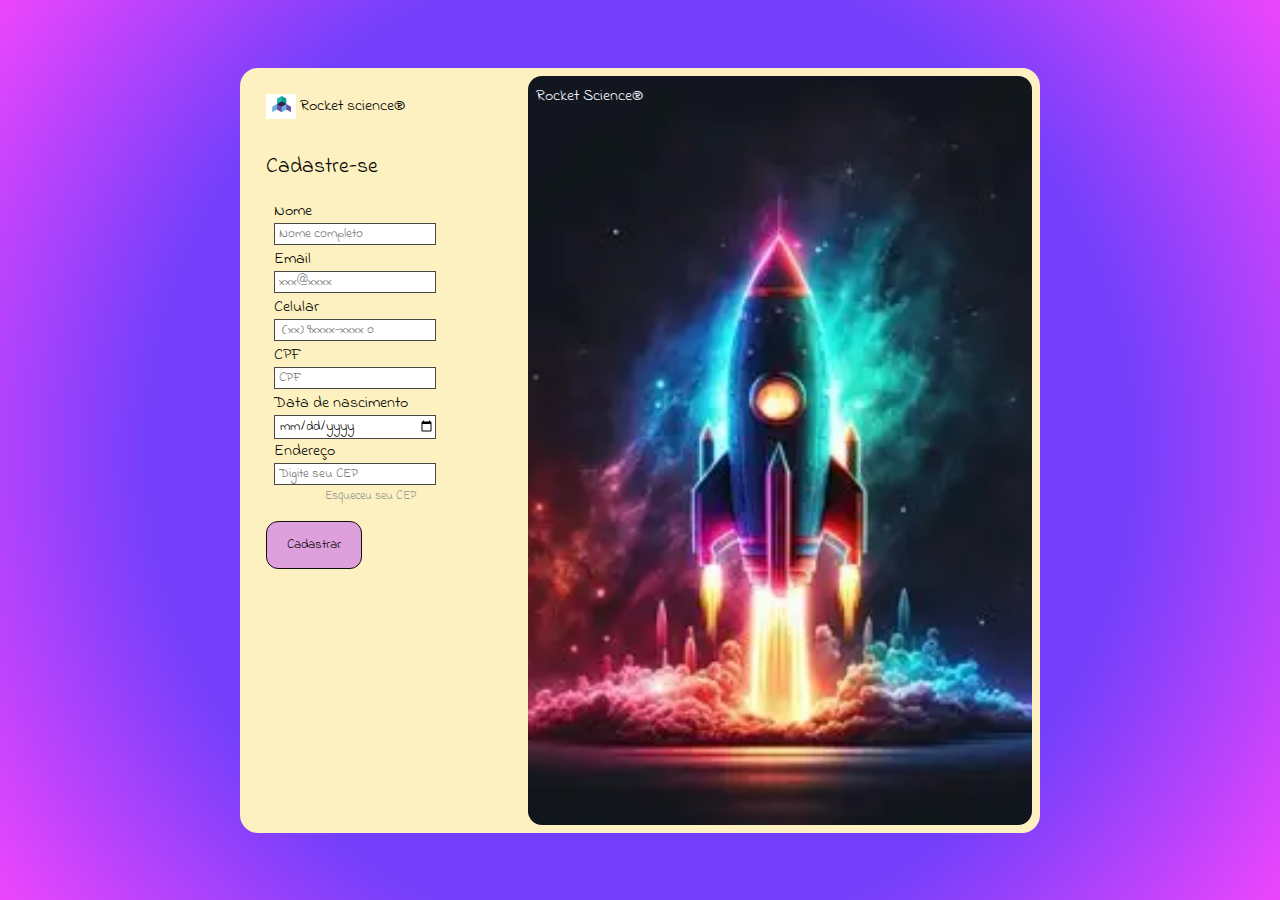
<file: pages/Cadastro/index.html>
<!DOCTYPE html>
<html lang="pt-BR">

<head>
           <link rel="preconnect" href="https://fonts.googleapis.com">
        <link rel="preconnect" href="https://fonts.gstatic.com" crossorigin>
        <link href="https://fonts.googleapis.com/css2?family=Indie+Flower&family=Permanent+Marker&display=swap"
            rel="stylesheet">
        <meta charset="UTF-8">
        <meta name="viewport" content="width=device-width, initial-scale=1.0">
                <link rel="stylesheet" href="style.css">
        <link rel="shortcut icon" href="../../assets/rocket.png" type="image/x-icon">
        <title>Cadastro</title>
    </head>

<body>
    <div id="container">

        <div id="left">
            <header id="header-container">
                <img src="../../assets/rocket.png" alt="rocket logo" height="25" width="30">
                <h1 id="header-title">Rocket science®</h1>
            </header>

            <main>
                <div id="main">
                    <h2 id="title">Cadastre-se
                </div>


                <form onsubmit="alert('Sent!')">
                    <div class="input-container">
                        <label>Nome</label>
                        <input class="input-text" type="login" placeholder="Nome completo" required>
                    </div>
                    <div class="input-container">
                        <label>Email</label>
                        <input class="input-text" type="email" placeholder="xxx@xxxx" required>
                    </div>
                    <div class="input-container">
                        <label>Celular</label>
                        <input class="input-text" type="tel" placeholder=" (xx) 9xxxx-xxxx o" required>
                    </div>
                    <div class="input-container">
                        <label>CPF</label>
                        <input class="input-text" type="text" placeholder="CPF" required>
                    </div>
                    <div class="input-container">
                        <label>Data de nascimento</label>
                        <input class="input-text" type="date" placeholder="Type here" required>
                    </div>
                    <div class="input-container">
                        <label>Endereço</label>
                        <input class="input-text" type="number" placeholder="Digite seu CEP" required>
                    </div>

                    <div id="subtitle-login">
                        <div id="sign">
                           
                        </div>
                        <a id="forgot-password" href="../esqueceuSenha/index.html">Esqueceu seu CEP</a>
                    </div>
                    <button id="btn-signin" type="submit">Cadastrar</button>
                </form>

            </main>


        </div>

        <div id="right">Rocket Science®</div>


    </div>







</body>

</html>
</file>
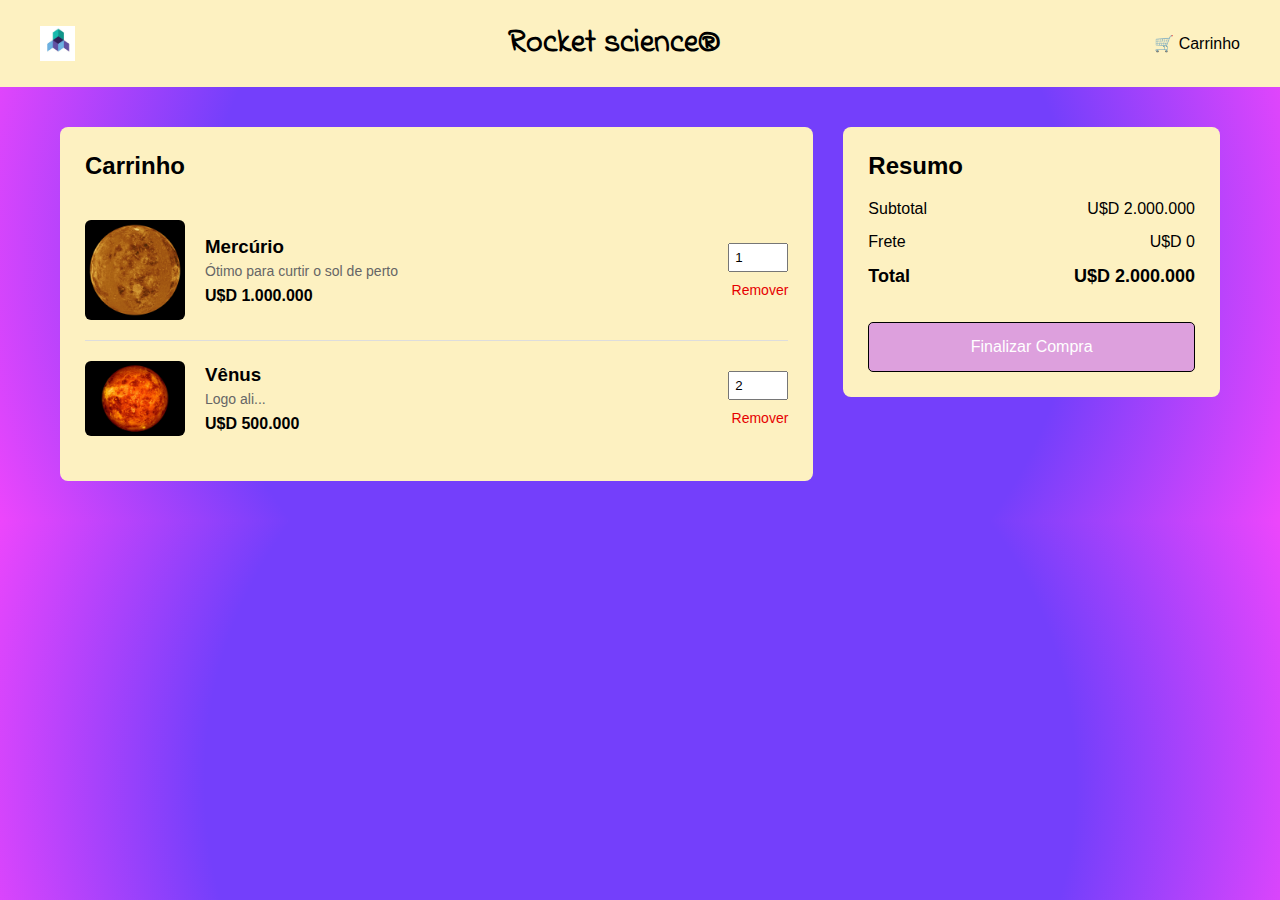
<file: pages/Cart/index.html>
<!DOCTYPE html>
<html lang="pt-BR">

<head>
    <meta charset="UTF-8">
    <link rel="preconnect" href="https://fonts.googleapis.com">
    <link rel="preconnect" href="https://fonts.gstatic.com" crossorigin>
    <link href="https://fonts.googleapis.com/css2?family=Indie+Flower&family=Permanent+Marker&display=swap"
        rel="stylesheet">
    <meta name="viewport" content="width=device-width, initial-scale=1.0">
 <link rel="stylesheet" href="style.css">
    <link rel="shortcut icon" href="../../assets/rocket.png" type="image/x-icon">
    <title>Carrinho de Compras</title>
</head>
   
<body>

<header class="header">
     <img src="../../assets/rocket.png" alt="rocket logo" height="35" width="35">
                <h1 id="header-title">Rocket science®</h1>
    <span class="cart-icon">🛒 Carrinho</span>
</header>

<main class="container">

    <section class="cart">
        <h2>Carrinho</h2>

        <div class="cart-item">
            <img src="../../assets/mercury.jpg" alt="Mercúrio">

            <div class="item-details">
                <h3>Mercúrio</h3>
                <p>Ótimo para curtir o sol de perto</p>
                <span class="price">U$D 1.000.000</span>
            </div>

            <div class="item-actions">
                <input type="number" min="1" value="1">
                <button class="remove">Remover</button>
            </div>
        </div>

        <div class="cart-item">
            <img src="../../assets/venus.jpg" alt="venus">

            <div class="item-details">
                <h3>Vênus</h3>
                <p>Logo ali...</p>
                <span class="price">U$D 500.000</span>
            </div>

            <div class="item-actions">
                <input type="number" min="1" value="2">
                <button class="remove">Remover</button>
            </div>
        </div>
    </section>

    <aside class="summary">
        <h2>Resumo</h2>

        <div class="summary-row">
            <span>Subtotal</span>
            <span>U$D 2.000.000</span>
        </div>

        <div class="summary-row">
            <span>Frete</span>
            <span>U$D 0</span>
        </div>

        <div class="summary-row total">
            <span>Total</span>
            <span>U$D 2.000.000</span>
        </div>

        <button class="checkout">Finalizar Compra</button>
    </aside>

</main>

</body>
</html>
</file>
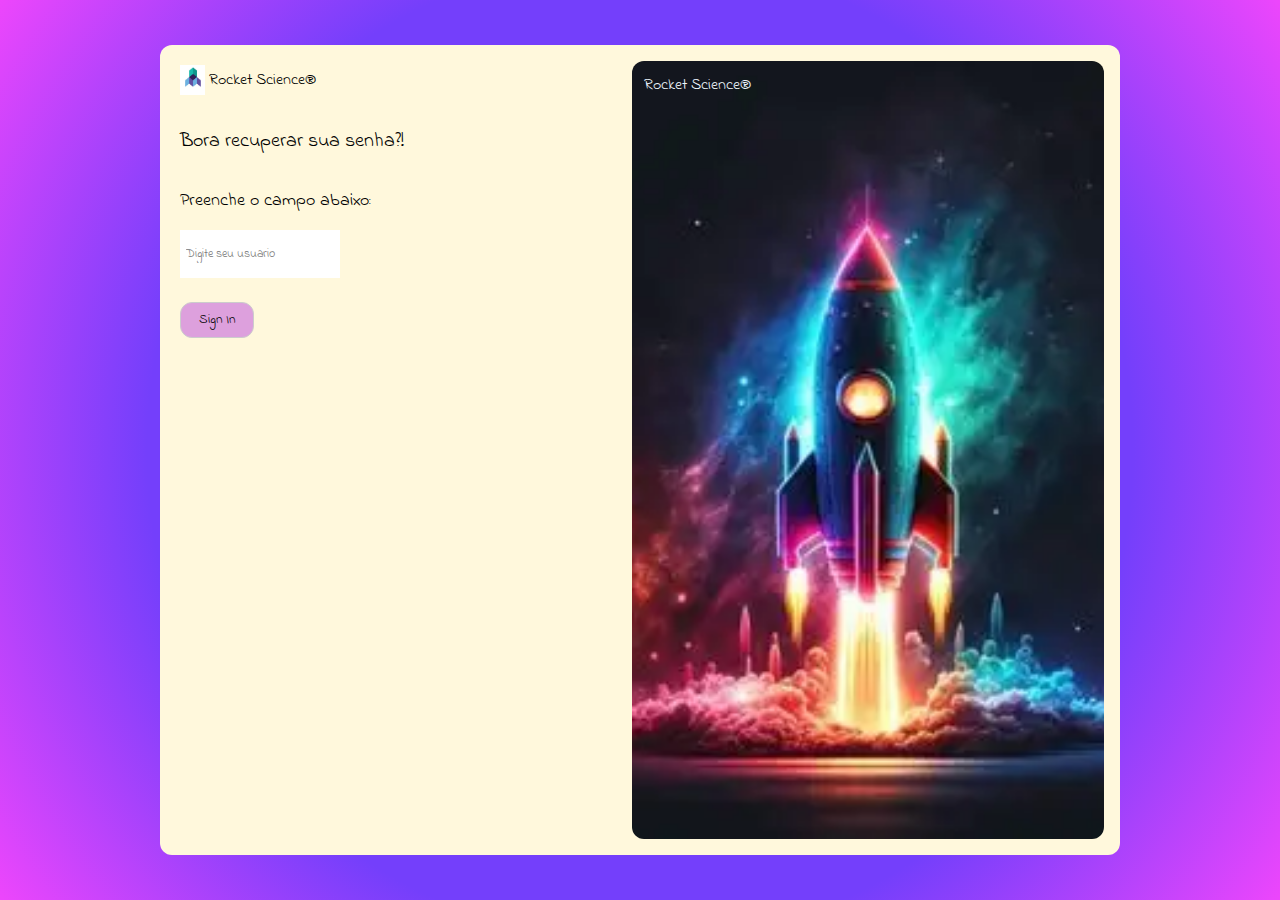
<file: pages/esqueceuSenha/index.html>
<!DOCTYPE html>
<html lang="pt-br">

<head>
      <link rel="shortcut icon" href="../assets/rocket.png" type="image/x-icon">
      <link rel="preconnect" href="https://fonts.googleapis.com">
      <link rel="preconnect" href="https://fonts.gstatic.com" crossorigin>
      <link href="https://fonts.googleapis.com/css2?family=Indie+Flower&family=Permanent+Marker&display=swap"
            rel="stylesheet">
      <meta charset="UTF-8">
      <meta name="viewport" content="width=device-width, initial-scale=1.0">
      <title>Recuperar senha</title>
      <link rel="stylesheet" href="style.css">
      <link rel="shortcut icon" href="../../assets/rocket.png" type="image/x-icon">
</head>

<body>
      <div id="container">
            <div id="left">
                  <header id="header-container"> <img src="../../assets/rocket.png" alt="rocket logo" width="25"
                              height="30">
                        <h1 id="header-title"> Rocket Science®</h1>
                  </header>

                  <main>
                        <form onsubmit="alert ('Enviado')">
                              <div id="main"> Bora recuperar sua senha?!</div>

                              <label id="label">Preenche o campo abaixo:</label>
                              <input id="input-text" name="" placeholder="Digite seu usuario" required>

                              <button id="btn-signin" type="submit">Sign In</button>
                        </form>


                  </main>



      
            </div>
            <div id="right">Rocket Science®</div>

      </div>







</body>

</html>
</file>
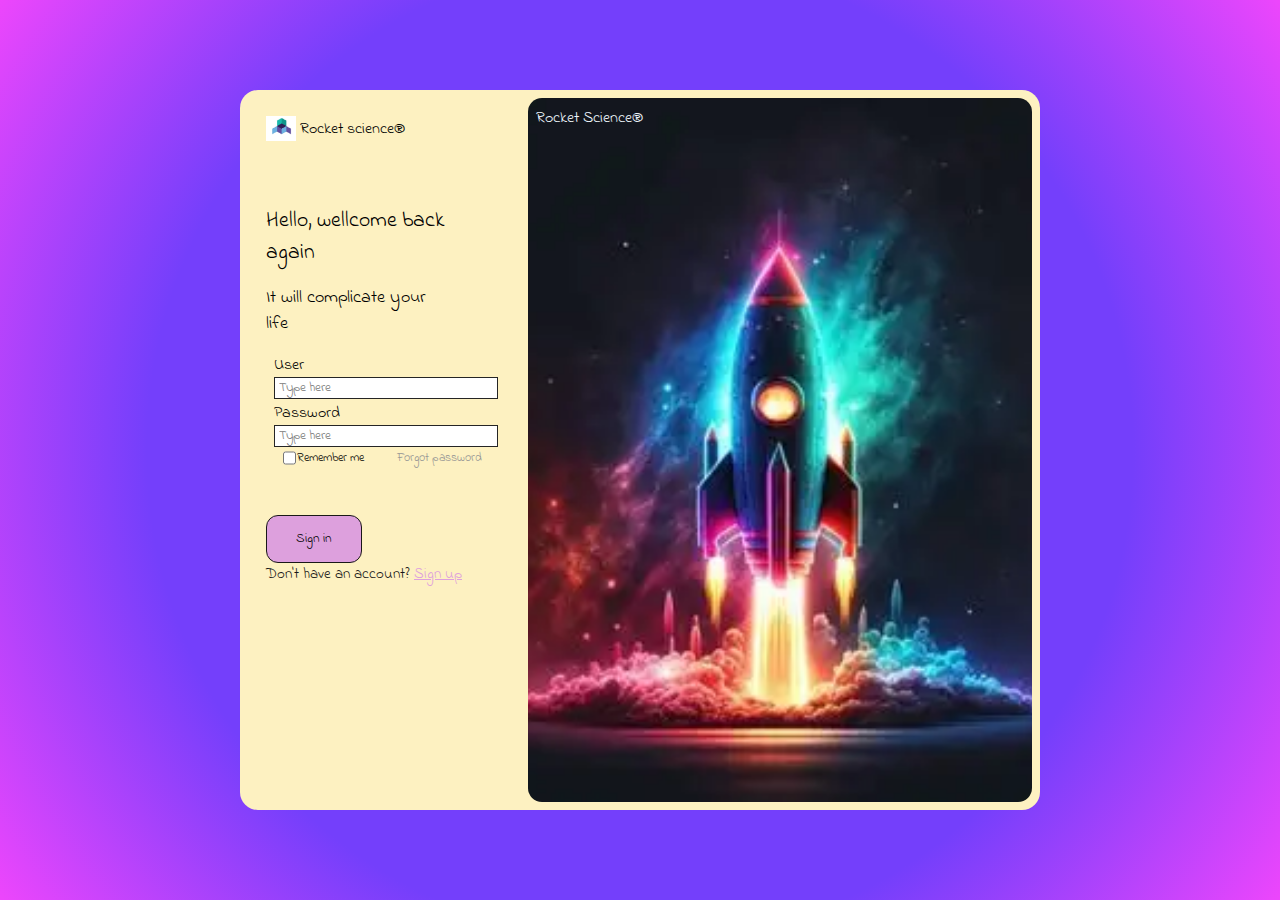
<file: pages/login/index.html>
<!DOCTYPE html>
<html lang="pt-br">

<head>
      <link rel="preconnect" href="https://fonts.googleapis.com">
      <link rel="preconnect" href="https://fonts.gstatic.com" crossorigin>
      <link href="https://fonts.googleapis.com/css2?family=Indie+Flower&family=Permanent+Marker&display=swap"
            rel="stylesheet">
      <meta charset="UTF-8">
      <meta name="viewport" content="width=device-width, initial-scale=1.0">
      <title>Login</title>
      <link rel="stylesheet" href="style.css">
      <link rel="shortcut icon" href="../../assets/rocket.png" type="image/x-icon">
</head>

<body>
      <div id="container">

            <div id="left">
                  <header id="header-container">
                        <img src="../../assets/rocket.png" alt="rocket logo" height="25" width="30">
                        <h1 id="header-title">Rocket science®</h1>
                  </header>

                  <main>
                        <div id="main">
                              <h2 id="title">Hello, wellcome back again</h2>
                              <p>It will complicate your life</p>
                        </div>


                        <form onsubmit="alert('Sent!')">
                              <div class="input-container">
                                    <label>User</label>
                                    <input class="input-text" type="login" placeholder="Type here" required>
                              </div>
                              <div class="input-container">
                                    <label>Password</label>
                                    <input class="input-text" type="password" placeholder="Type here" required>
                              </div>
                              <div id="subtitle-login">
                                    <div id="sign">
                                          <input type="checkbox">
                                          <label id="remember-label">Remember me</label>
                                    </div>
                                    <a id="forgot-password" href="www.google.com">Forgot password</a>
                              </div>
                              <button id="btn-signin" type="submit">Sign in</button>
                        </form>

                  </main>
                  <footer id="final">
                        <p id="paragrafo">Don't have an account? <a id="link" href="http://www.google.com"
                                    target="_blank">Sign up</a>
                        </p>
                  </footer>



            </div>





            <div id="right">Rocket Science®</div>


      </div>







</body>

</html>
</file>
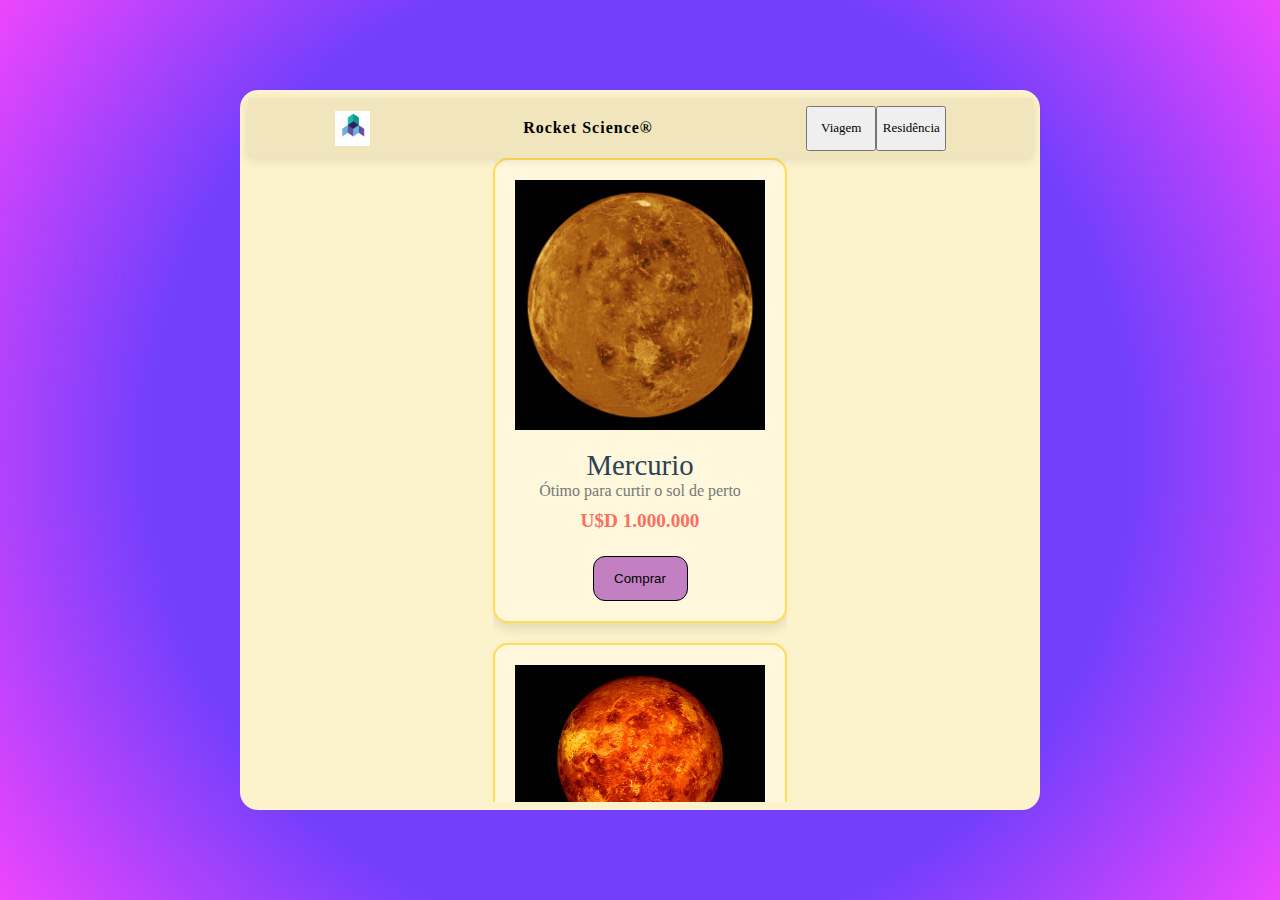
<file: pages/Viagens/index.html>
<!DOCTYPE html>
<html lang="pt-BR">

<head>
    <meta charset="UTF-8">
    <meta name="viewport" content="width=device-width, initial-scale=1.0">
    <title>Rocket Science</title>
    <link rel="stylesheet" href="style.css">
    <link rel="shortcut icon" href="../../assets/rocket.png" type="image/x-icon">
</head>

<body>
    <div id="container">
        

            <header class="header">

                <img src="../../assets/rocket.png" alt="rocket" height="35" width="35">
                <div class="logo">Rocket Science® </div>
                <button class="menu-btn">☰ Menu</button>

                <div id="caixa">
                    <button class="menu-box">Viagem</button>

                    <button class="menu-box">Residência</button>


            </header>

            

                <!-- Conteúdo principal -->
                <main class="container">
                    
                    <section class="cards">
                        <div class="card">
                            <div class="image">
                                <a href="../Viagens/Mercurio/index.html">
                                    <img src="../../assets/mercury.jpg" alt="mercury" />
                                </a>
                            </div>
                            <h2>Mercurio</h2>
                            <p>Ótimo para curtir o sol de perto</p>
                            <span class="price">U$D 1.000.000</span>
                            <a href="../Cart/index.html"><button class="compre">Comprar</button></a>
                        </div>

                        <div class="card">
                            <div class="image">
                                <img src="../../assets/venus.jpg" alt="Venus" />
                            </div>
                            <h2>Venus</h2>
                            <p>Logo ali...</p>
                            <span class="price">U$D 500.000</span>
                            <button class="compre">Comprar</button>
                        </div>

                        <div class="card">
                            <div class="image">
                                <img src="../../assets/mars.jpg" alt="Mars" />
                            </div>
                            <h2>Marte</h2>
                            <p>Bora conhecer uns marcianos?!?!</p>
                            <span class="price">U$D 1.500.000</span>
                            <button class="compre">Comprar</button>
                        </div>

                        <div class="card">
                            <div class="image">
                                <img src="../../assets/Jupiter.png" alt="Jupiter" />
                            </div>
                            <h2>Jupiter</h2>
                            <p>O pai de todos</p>
                            <span class="price">U$D 2.000.000</span>
                            <button class="compre">Comprar</button>
                        </div>

                        <div class="card">
                            <div class="image">
                                <img src="../../assets/saturn.jpg" alt="saturn" />
                            </div>
                            <h2>Saturno</h2>
                            <p>Famoso por seus anéis </p>
                            <span class="price">U$D 4.000.000</span>
                            <button class="compre">Comprar</button>
                        </div>

                        <div class="card">
                            <div class="image">
                                <img src="../../assets/uranus.webp" alt="Uranus" />
                            </div>
                            <h2>Urano</h2>
                            <p>Venha conhecer suas 27 luas.</p>
                            <span class="price">U$D 5.000.000</span>
                            <button class="compre">Comprar</button>
                        </div>

                        <div class="card">
                            <div class="image">
                                <img src="../../assets/neptune.jpg" alt="neptune" />
                            </div>
                            <h2>Netuno</h2>
                            <p>Aonde Judas perdeu as botas...</p>
                            <span class="price">U$D 10.000.000</span>
                            <button class="compre">Comprar</button>
                        </div>
                    </section>
                </main>



            


        
    
    </div>

</body>

</html>
</file>
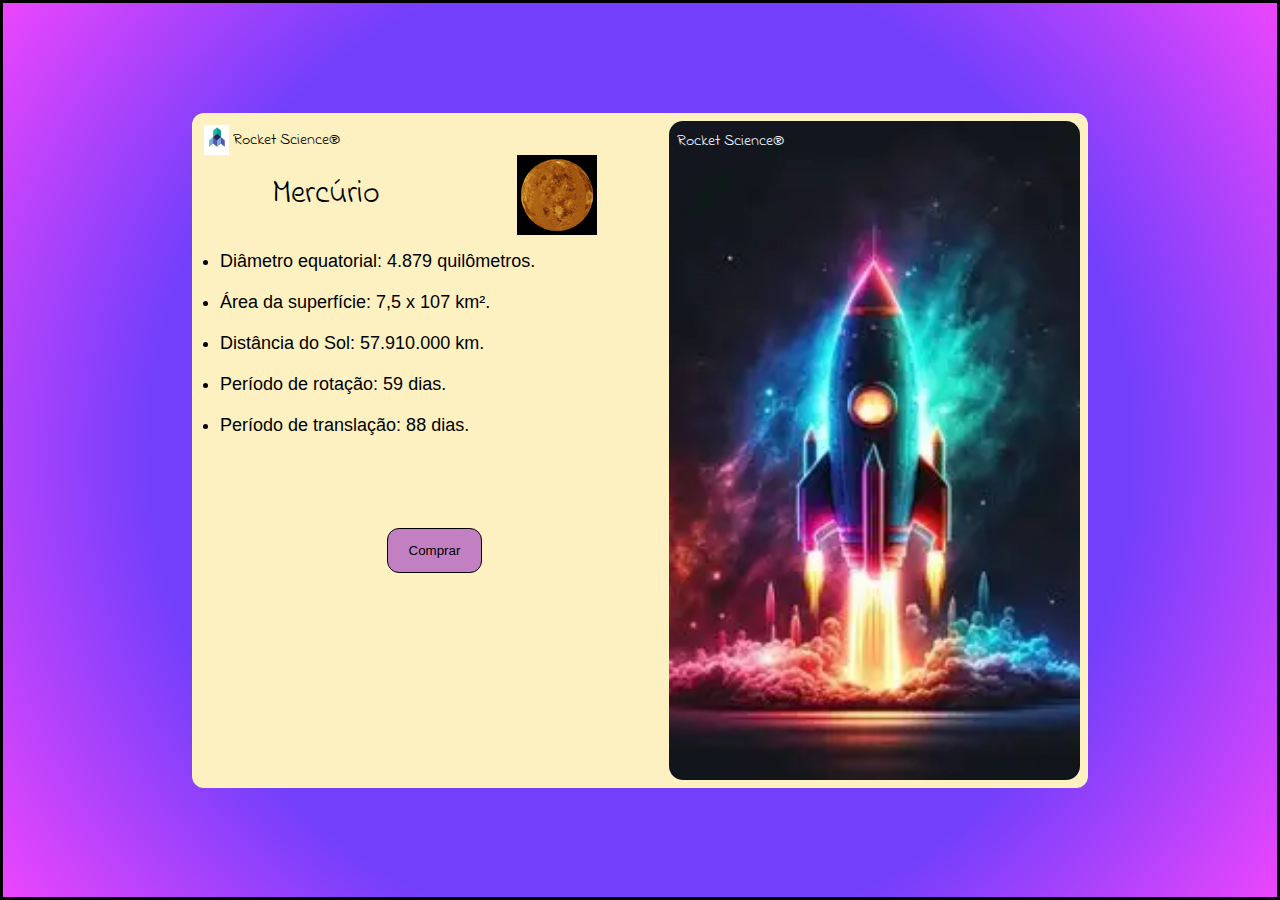
<file: pages/Viagens/Mercurio/index.html>
<!DOCTYPE html>
<html lang="pt-BR">

<head>
    <meta charset="UTF-8">
    <meta name="viewport" content="width=device-width, initial-scale=1.0">
    <title>Mercúrio</title>

    <head>
        <link rel="shortcut icon" href="../assets/rocket.png" type="image/x-icon">
        <link rel="preconnect" href="https://fonts.googleapis.com">
        <link rel="preconnect" href="https://fonts.gstatic.com" crossorigin>
        <link href="https://fonts.googleapis.com/css2?family=Indie+Flower&family=Permanent+Marker&display=swap"
            rel="stylesheet">
        <link rel="stylesheet" href="style.css">
        <link rel="shortcut icon" href="../../../assets/rocket.png" type="image/x-icon">
    </head>

<body>
    <div id="container">
        <div id="left">
            <header id="header-container"> <img src="../../../assets/rocket.png" alt="rocket logo" width="25"
                    height="30">
                <h1 id="header-title"> Rocket Science®</h1>
            </header>

            <main>
                <div id="planet">
                    <h2 id="title">Mercúrio</h2>

                    <img src="../../../assets/mercury.jpg" alt="mercurio" height="80" width="80">
                </div>

                <ul id="carac">
                    <li class="list">Diâmetro equatorial: 4.879 quilômetros.</li>
                    <li class="list">Área da superfície: 7,5 x 107 km².</li>
                    <li class="list">Distância do Sol: 57.910.000 km.</li>
                    <li class="list">Período de rotação: 59 dias.</li>
                    <li class="list">Período de translação: 88 dias.</li>
                </ul>

            </main>

            <footer id="footer">
                <a href="../../Cart/index.html">
                <button id="compre" >Comprar</button></a>
            </footer>


        </div>

        <div id="right">Rocket Science®</div>
    </div>


</body>

</html>
</file>
<file: pages/Cadastro/style.css>
* {
    margin: 0;
    padding: 0;
    box-sizing: border-box;
    font-family: "Indie Flower", cursive;
    font-weight: 400;
    font-style: normal;
}

body {
    background: #743ffb;
    background: radial-gradient(circle, rgba(116, 63, 251, 1) 63%, rgba(237, 70, 252, 1) 100%);
    display: flex;
    justify-content: center;
    align-items: center;
    height: 100vh;
    margin: 0;
}

#container {
    background-color: rgb(253, 241, 193);
    width: 275px;
    height: 85vh;
    border-radius: 18px;
    display: flex;
    flex-direction: row;
    padding: 8px;

}

#left {
    margin: 2px;
    flex: 1;
    height: 80%;
    border-radius: 8px;
    padding: 1rem;
    display: flex;
    flex-direction: column;
    align-items: flex-start;


}

#right {
    background-image: url(../../assets/OIP.jpeg);
    background-size: cover;
    background-position: center;
    background-repeat: no-repeat;
    color: aliceblue;
    flex: 1;
    height: 100%;
    border-radius: 14px;
    padding: 8px;
    display: none;
}


#subtitle-login {
    display: flex;
    flex-direction: row;
    justify-content: space-around;
    border-radius: 8px;
    flex-wrap: nowrap;
    ;
}


#header-title {
    font-size: 16px;
}


#header-container {
    display: flex;
    align-items: center;
    gap: 4px;
    margin-bottom: 2rem;
}

#main {
    margin-bottom: 1rem;
    font-size: large;
    width: 80%;
}

#final {
    align-items: center;

}

#title {
    margin-bottom: 1rem;
    font-size: larger;
}

#sign {
    margin-bottom: 1rem;
    display: flex;
    flex-direction: row;
    gap: 1px;
    font-size: 12px;
}

.input-container {
    margin-top: 0, 5rem;
    margin-bottom: 1rem;
    height: 2rem;
    display: flex;
    flex-direction: column;
    padding-left: 8px;
}

.input-text {
    margin-top: 0, 5rem;
    margin-bottom: 1rem;
    height: 2rem;
    display: flex;
    flex-direction: column;
    border: 1px solid #494747;
    padding-left: 4px;
}

#forgot-password {
    color: #939393;
    cursor: pointer;
    text-decoration: none;
    font-size: 12px;

}

remember-label {
    color: #939393
}

#btn-signin {
    margin-top: 1rem;
    height: 48px;
    border-radius: 12px;
    border: solid 1px #0f0f0f;
    background-color: plum;
    width: 96px;
}

#paragrafo {
    color: #ccc;
    font-size: 15px;
}

#link {
    color: plum;
    cursor: pointer;

}


@media (min-width: 680px) {
    #container {
        width: 60vw;
    }


    #left {
        flex: 6;
    }

    #right {
        display: block;
        background-image: url(../../assets/OIP.jpeg);
        background-size: cover;
        background-position: center;
        background-repeat: no-repeat;
        flex: 7;
    }

    #paragrafo {
        font-size: 55;
    }

}

@media (min-width:1024px) {
    #container {
        width: 800px;
    }

    #left {
        flex: 4;
    }

    #right {
        display: block;
        background-image: url(../../assets/OIP.jpeg);
        background-size: cover;
        background-position: center;
        background-repeat: no-repeat;
        flex: 8;
    }

    #paragrafo {
        font-size: 20;
    }
}
</file>
<file: pages/Cart/style.css>
* {
    margin: 0;
    padding: 0;
    box-sizing: border-box;
    
}

body {
      background: #743ffb;
    background: radial-gradient(circle, rgba(116, 63, 251, 1) 63%, rgba(237, 70, 252, 1) 100%);
    font-family: Arial, Helvetica, sans-serif;
}

/* HEADER */
.header {
    background: rgb(253, 241, 193);
    color: black;
    padding: 20px 40px;
    display: flex;
    justify-content: space-between;
    align-items: center;
    font-family: "Indie Flower", cursive;
    font-weight: 400;
    font-style: normal;
}

/* CONTAINER */
.container {
    max-width: 1200px;
    margin: 40px auto;
    padding: 0 20px;
    display: grid;
    grid-template-columns: 2fr 1fr;
    gap: 30px;
    font-family: Arial, Helvetica, sans-serif;
}

/* CART */
.cart {
    background:rgb(253, 241, 193);;
    padding: 25px;
    border-radius: 8px;
    font-family: Arial, Helvetica, sans-serif;
}

.cart-icon {
    font-family: Arial, Helvetica, sans-serif;
}

.cart h2 {
    margin-bottom: 20px;
}

.cart-item {
    display: flex;
    align-items: center;
    gap: 20px;
    border-bottom: 1px solid #ddd;
    padding: 20px 0;
}

.cart-item:last-child {
    border-bottom: none;
}

.cart-item img {
    width: 100px;
    border-radius: 6px;
}

.item-details {
    flex: 2;
}

.item-details h3 {
    margin-bottom: 5px;
}

.item-details p {
    color: #666;
    font-size: 14px;
    margin-bottom: 8px;
}

.price {
    font-weight: bold;
}

.item-actions {
    display: flex;
    flex-direction: column;
    align-items: flex-end;
    gap: 10px;
}

.item-actions input {
    width: 60px;
    padding: 5px;
}

.remove {
    background: transparent;
    color: #e60000;
    border: none;
    cursor: pointer;
    font-size: 14px;
}

/* SUMMARY */
.summary {
    background: rgb(253, 241, 193);;
    padding: 25px;
    border-radius: 8px;
    height: fit-content;
}

.summary h2 {
    margin-bottom: 20px;
}

.summary-row {
    display: flex;
    justify-content: space-between;
    margin-bottom: 15px;
}

.summary-row.total {
    font-weight: bold;
    font-size: 18px;
}

.checkout {
    width: 100%;
    margin-top: 20px;
    padding: 15px;
    background: plum;
    color: #fff;
    border: 1px solid black;
    font-size: 16px;
    border-radius: 5px;
    cursor: pointer;
}

.checkout:hover {
    background: rgb(221, 127, 221);
}

/* RESPONSIVO */
@media (max-width: 900px) {
    .container {
        grid-template-columns: 1fr;
    }

    .cart-item {
        flex-direction: column;
        align-items: flex-start;
    }

    .item-actions {
        flex-direction: row;
        justify-content: space-between;
        width: 100%;
    }
}
</file>
<file: pages/esqueceuSenha/style.css>
* {
      margin: 0;
      padding: 0;
      box-sizing: border-box;
      font-family: "Indie Flower", cursive;
      font-weight: 400;
      font-style: normal;
}

body {
      background: #743ffb;
      background: radial-gradient(circle, rgba(116, 63, 251, 1) 63%, rgba(237, 70, 252, 1) 100%);
      display: flex;
      justify-content: center;
      align-items: center;
      height: 100vh;

      }


#container {
      background-color: cornsilk;
      display: flex;
      width: 75vw;
      height: 90vh;
      display: flex;
      padding: 16px;
      flex-direction: row;
      border-radius: 12px;
}

#left {
      flex: 1;
      margin: 4px;


}

#right {
      background-image: url(../../assets/OIP.jpeg);
      background-size: cover;
      background-position: center;
      background-repeat: no-repeat;
      color: aliceblue;
      flex: 1;
      height: 100%;
      border-radius: 12px;
      padding: 12px;
}



#header-container {
      display: flex;
      align-items: center;
      gap: 4px;

}

#header-title {
      font-size: 16px;

}

#main {
      font-size: 20px;
      margin-bottom: 2rem;
      margin-top: 2rem;
      }

#label {
      font-size:large;
      
}

#input-text {
      margin-top: 1rem;
      margin-bottom: 0,5rem;
      height: 3rem;
      width: 10rem;
      display: flex;
      flex-direction: column;
      border: 1px #ccc;
      padding-left: 6px;
      font-size: 12px;
}

#btn-signin {
      margin-top: 1.5rem;
      height: 36px;
      border-radius: 12px;
      border: solid 1px #ccc;
      background-color: plum;
      width: 74px;
      margin-bottom: 4rem;
}



      
}
</file>
<file: pages/login/style.css>
* {
      margin: 0;
      padding: 0;
      box-sizing: border-box;
      font-family: "Indie Flower", cursive;
      font-weight: 400;
      font-style: normal;
}

body {
      background: #743ffb;
      background: radial-gradient(circle, rgba(116, 63, 251, 1) 63%, rgba(237, 70, 252, 1) 100%);
      display: flex;
      justify-content: center;
      align-items: center;
      height: 100vh;
      margin: 0;
}

#container {
      background-color: rgb(253, 241, 193);
      width: 275px;
      height: 80vh;
      border-radius: 18px;
      display: flex;
      flex-direction: row;
      padding: 8px;

}

#left {
      margin: 2px;
      flex: 1;
      height: 80%;
      border-radius: 8px;
      padding: 1rem;
      display: flex;
      flex-direction: column;
      align-items: flex-start;


}

#right {
      background-image: url(../../assets/OIP.jpeg);
      background-size: cover;
      background-position: center;
      background-repeat: no-repeat;
      color: aliceblue;
      flex: 1;
      height: 100%;
      border-radius: 14px;
      padding: 8px;
      display: none;
}


#subtitle-login {
      display: flex;
      flex-direction: row;
      justify-content: space-around;
      border-radius: 8px;
      flex-wrap: nowrap;
      ;
}


#header-title {
      font-size: 16px;
}


#header-container {
      display: flex;
      align-items: center;
      gap: 4px;
      margin-bottom: 4rem;
}

#main {
      margin-bottom: 1rem;
      font-size: large;
      width: 80%;
}

#final {
      align-items: center;

}

#title {
      margin-bottom: 1rem;
      font-size: larger;
}

#sign {
      margin-bottom: 1rem;
      display: flex;
      flex-direction: row;
      gap: 1px;
      font-size: 12px;
}

.input-container {
      margin-top: 0, 5rem;
      margin-bottom: 1rem;
      height: 2rem;
      display: flex;
      flex-direction: column;
      border: 2px #ccc;
      padding-left: 8px;
}

.input-text {
      margin-top: 0, 5rem;
      margin-bottom: 1rem;
      height: 2rem;
      display: flex;
      flex-direction: column;
      border: 1px solid #252525;
      padding-left: 4px;
}

#forgot-password {
      color: #939393;
      cursor: pointer;
      text-decoration: none;
      font-size: 12px;

}

remember-label {
      color: #939393
}

#btn-signin {
      margin-top: 2rem;
      height: 48px;
      border-radius: 12px;
      border: solid 1px #1a1818;
      background-color: plum;
      width: 96px;
}

#paragrafo {
      color: #161616;
      font-size: 15px;
}

#link {
      color: plum;
      cursor: pointer;

}


@media (min-width: 680px) {
      #container {
            width: 60vw;
      }


      #left {
            flex: 6;
      }

      #right {
            display: block;
            background-image: url(../../assets/OIP.jpeg);
            background-size: cover;
            background-position: center;
            background-repeat: no-repeat;
            flex: 7;
      }

      #paragrafo {
            font-size: 55;
      }

}

@media (min-width:1024px) {
      #container {
            width: 800px;
      }

      #left {
            flex: 4;
      }

      #right {
            display: block;
            background-image: url(../../assets/OIP.jpeg);
            background-size: cover;
            background-position: center;
            background-repeat: no-repeat;
            flex: 8;
      }

      #paragrafo {
            font-size: 20;
      }
}
</file>
<file: pages/Viagens/style.css>
* {
    font-family: "Indie Flower", cursive;
    font-weight: 400;
    font-style: normal;
    margin: 0;
    padding: 0;
    box-sizing: border-box;
}


body {
    background: #743ffb;
    background: radial-gradient(circle, rgba(116, 63, 251, 1) 63%, rgba(237, 70, 252, 1) 100%);
    display: flex;
    justify-content: center;
    align-items: center;
    height: 100vh;
    margin: 0;
}

#container {
    background-color: rgb(252, 242, 203);
    width: 380px;
    height: 80vh;
    border-radius: 18px;
    display: flex;
    flex-direction: column;
    padding: 8px;
}

.header {
    display: flex;
    width: 366px;
    height: 60px;
    background-color: rgb(240, 229, 188);
    color: black;
    align-items: center;
    justify-content: space-around;
    padding: 10px;
    z-index: 1000;
    box-shadow: 0 2px 10px rgba(0, 0, 0, 0.1);
}

.menu-box {
    height: 5vh;
    width: 70px;
    font-size: small;
    display: none;
}

#caixa {
    display: flex;
    flex-direction: row;
}

.logo {
    font-size: 1rem;
    font-weight: bold;
    letter-spacing: 1px;
    color: black;
}

.menu-btn {
    background: none;
    border: none;
    color: black;
    font-size: 1rem;
    cursor: pointer;
}

.container {
    overflow-y: auto;
    width: 100%;
    display: flex;
    flex-direction: column;
    align-items: center;
}


.container h1 {
    margin-bottom: 30px;
    text-align: center;
    font-size: 2.5rem;
    font-weight: bold;
    color: #2e4053;
}

.cards {
    display: flex;
    flex-direction: column;
    gap: 20px;
    overflow-y: auto;
    max-height: 80vh;
}

.card {
    background-color: cornsilk;
    ;
    border-radius: 15px;
    padding: 20px;
    text-align: center;
    box-shadow: 0 6px 12px rgba(0, 0, 0, 0.1);
    transition: transform 0.3s ease, box-shadow 0.3s ease;
    border: 2px solid #ffdd57;
}

.card:hover {
    transform: scale(1.05);
    box-shadow: 0 8px 16px rgba(0, 0, 0, 0.2);
}

.card img {
    width: 100%;
    height: auto;
    max-width: 250px;
    margin-bottom: 15px;
}

.card h2 {
    font-size: 1.8rem;
    color: #2e4053;
}

.card p {
    font-size: 1rem;
    color: #777;
}

.price {
    display: block;
    margin-top: 10px;
    font-weight: bold;
    color: #ff6f61;
    font-size: 1.2rem;
}

.compre {
    margin-top: 1.5rem;
    height: 45px;
    border-radius: 12px;
    border: solid 1px black;
    background-color: rgb(194, 128, 194);
    width: 95px;
    font-family: 'Franklin Gothic Medium', 'Arial Narrow', Arial, sans-serif;

}

@media (min-width: 680px) {
    #container {
        width: 600px;
    }

    .header {
        width: 585px;
    }

    .menu-box {
        display: block;
    }

    .menu-btn {
        display: none;
    }

}
    @media (min-width: 1000px) {
        #container {
            width: 800px;
        }

        .header {
            width: 785px;
        }


    }
</file>
<file: pages/Viagens/Mercurio/style.css>
* {
      margin: 0;
      padding: 0;
      box-sizing: border-box;
      font-family: "Indie Flower", cursive;
      font-weight: 400;
      font-style: normal;
}

body {
      background: #743ffb;
      background: radial-gradient(circle, rgba(116, 63, 251, 1) 63%, rgba(237, 70, 252, 1) 100%);
      display: flex;
      justify-content: center;
      align-items: center;
      height: 100vh;
      border: 3px solid black;
}

#planet {
      display: flex;
      justify-content: space-around;

}


#container {
      background-color: rgb(253, 241, 193);
      width: 350px;
      height: 75vh;
      display: flex;
      padding: 8px;
      flex-direction: row;
      border-radius: 12px;
}

#right {
      background-image: url(../../assets/OIP.jpeg);
      background-size: cover;
      background-position: center;
      background-repeat: no-repeat;
      color: aliceblue;
      flex: 1;
      height: 100%;
      border-radius: 14px;
      padding: 8px;
      display: none;
}

#left {
      flex: 2;
      margin: 4px;
}

#header-container {
      display: flex;
      align-items: center;
      gap: 4px;

}

#header-title {
      font-size: 16px;
}

#title {
      font-size: xx-large;
      margin-top: 1rem;
      margin-bottom: 1rem;
      display: flex;
      justify-content: center;
}

.list {
      font-family: 'Gill Sans', 'Gill Sans MT', Calibri, 'Trebuchet MS', sans-serif;
      margin-bottom: 20px;
}

#carac {
      padding: 1rem;
      font-family: 'Franklin Gothic Medium', 'Arial Narrow', Arial, sans-serif;
      font-size: large;
      margin-bottom: 2rem;
}

#footer {
      display: flex;
      justify-content: center;

}


#compre {
      margin-top: 1.5rem;
      height: 45px;
      border-radius: 12px;
      border: solid 1px black;
      background-color: rgb(194, 128, 194);
      width: 95px;
      margin-bottom: 4rem;
      font-family: 'Franklin Gothic Medium', 'Arial Narrow', Arial, sans-serif;
}

@media (min-width: 680px) {
      #container {
            width: 70vw;
      }


      #left {
            flex: 7;
      }

      #right {
            display: block;
            background-image: url(../../../assets/OIP.jpeg);
            background-size: cover;
            background-position: center;
            background-repeat: no-repeat;
            flex: 6;
      }
}
</file>
